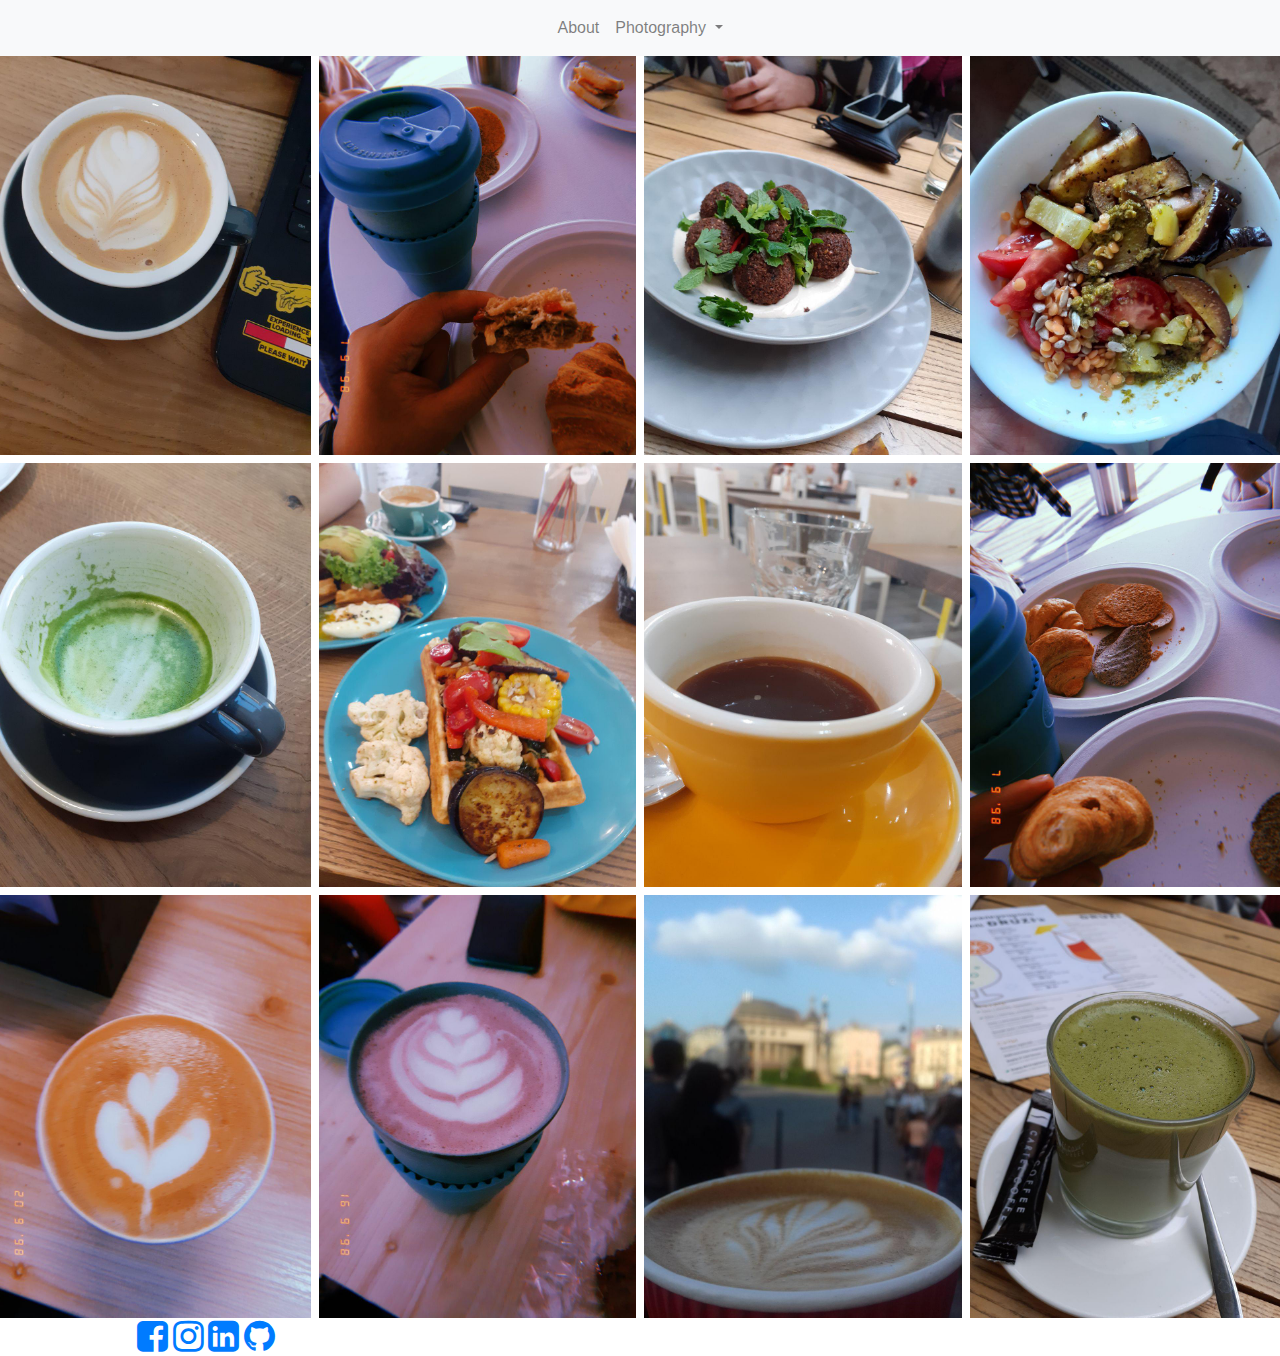
<file: drinks.html>
<!DOCTYPE html>
<html lang="en">
<head>
  <title>My Personal Website</title>
  <meta charset="utf-8">
  <meta name="viewport" content="width=device-width, initial-scale=1">
  <link rel="stylesheet" href="https://cdnjs.cloudflare.com/ajax/libs/font-awesome/4.7.0/css/font-awesome.min.css">
  <link rel="stylesheet" href="https://maxcdn.bootstrapcdn.com/bootstrap/4.3.1/css/bootstrap.min.css">
  <script src="https://ajax.googleapis.com/ajax/libs/jquery/3.4.1/jquery.min.js"></script>
  <script src="https://cdnjs.cloudflare.com/ajax/libs/popper.js/1.14.7/umd/popper.min.js"></script>
  <script src="https://maxcdn.bootstrapcdn.com/bootstrap/4.3.1/js/bootstrap.min.js"></script>
  <link rel="stylesheet" href="main.css">
</head>
<body>
  <nav class="navbar fixed-top navbar-expand-sm bg-light navbar-light">
    <!-- Brand -->

    <button class="navbar-toggler" type="button" data-toggle="collapse" data-target="#navbarNavDropdown" aria-controls="navbarNavDropdown" aria-expanded="false" aria-label="Toggle navigation">
        <span class="navbar-toggler-icon"></span>
      </button>
      <div class="collapse navbar-collapse" id="navbarNavDropdown">
    <!-- Links -->
    <ul class="navbar-nav mx-auto">
      <li class="nav-item">
        <a class="nav-link" href="index.html">About</a>
      </li>
      

      <!-- Dropdown -->
      <li class="nav-item dropdown">
        <a class="nav-link dropdown-toggle" href="#" id="navbardrop" data-toggle="dropdown">
          Photography
        </a>
        <div class="dropdown-menu">
          <a class="dropdown-item" href="landscape.html">Landscape</a>
          <a class="dropdown-item" href="drinks.html">Drinks</a>
          <a class="dropdown-item" href="people.html">People</a>
        </div>
      </li>
    </ul>
    </div>


  </nav>
  <br>
  <div class="row">
    <div class="column">


      <img src="drinks/photo1.jpg" style="width:100%">
      <img src="drinks/photo2.jpg" style="width:100%">
      <img src="drinks/photo3.jpg" style="width:100%">

    </div>
    <div class="column">
      <img src="drinks/photo4.jpg" style="width:100%">
      <img src="drinks/photo5.jpg" style="width:100%">
      <img src="drinks/photo6.jpg" style="width:100%">

    </div>
    <div class="column">
      <img src="drinks/photo7.jpg" style="width:100%">
      <img src="drinks/photo8.jpg" style="width:100%">
      <img src="drinks/photo14.jpg" style="width:100%">

    </div>
    <div class="column">
      <img src="drinks/photo10.jpg" style="width:100%">
      <img src="drinks/photo11.jpg" style="width:100%">
      <img src="drinks/photo12.jpg" style="width:100%">


    </div>
  </div>






<div class="row">
  <div class="col-sm-4 text-center">
  <a class="fa fa-facebook-square" style="font-size:36px" href = "https://www.facebook.com/profile.php?id=100004971463892" ></a>
    <a class="fa fa-instagram" style="font-size:36px" href="https://www.instagram.com/nadiapadalka/"></a>
    <a class="fa fa-linkedin-square" style="font-size:36px"href =""></a>
    <a class="fa fa-github" style="font-size:36px" href ="https://github.com/nadiapadalka"></a>

  </div></div>





<!--Instagram-->
</div>
</body>
</html>
</file>
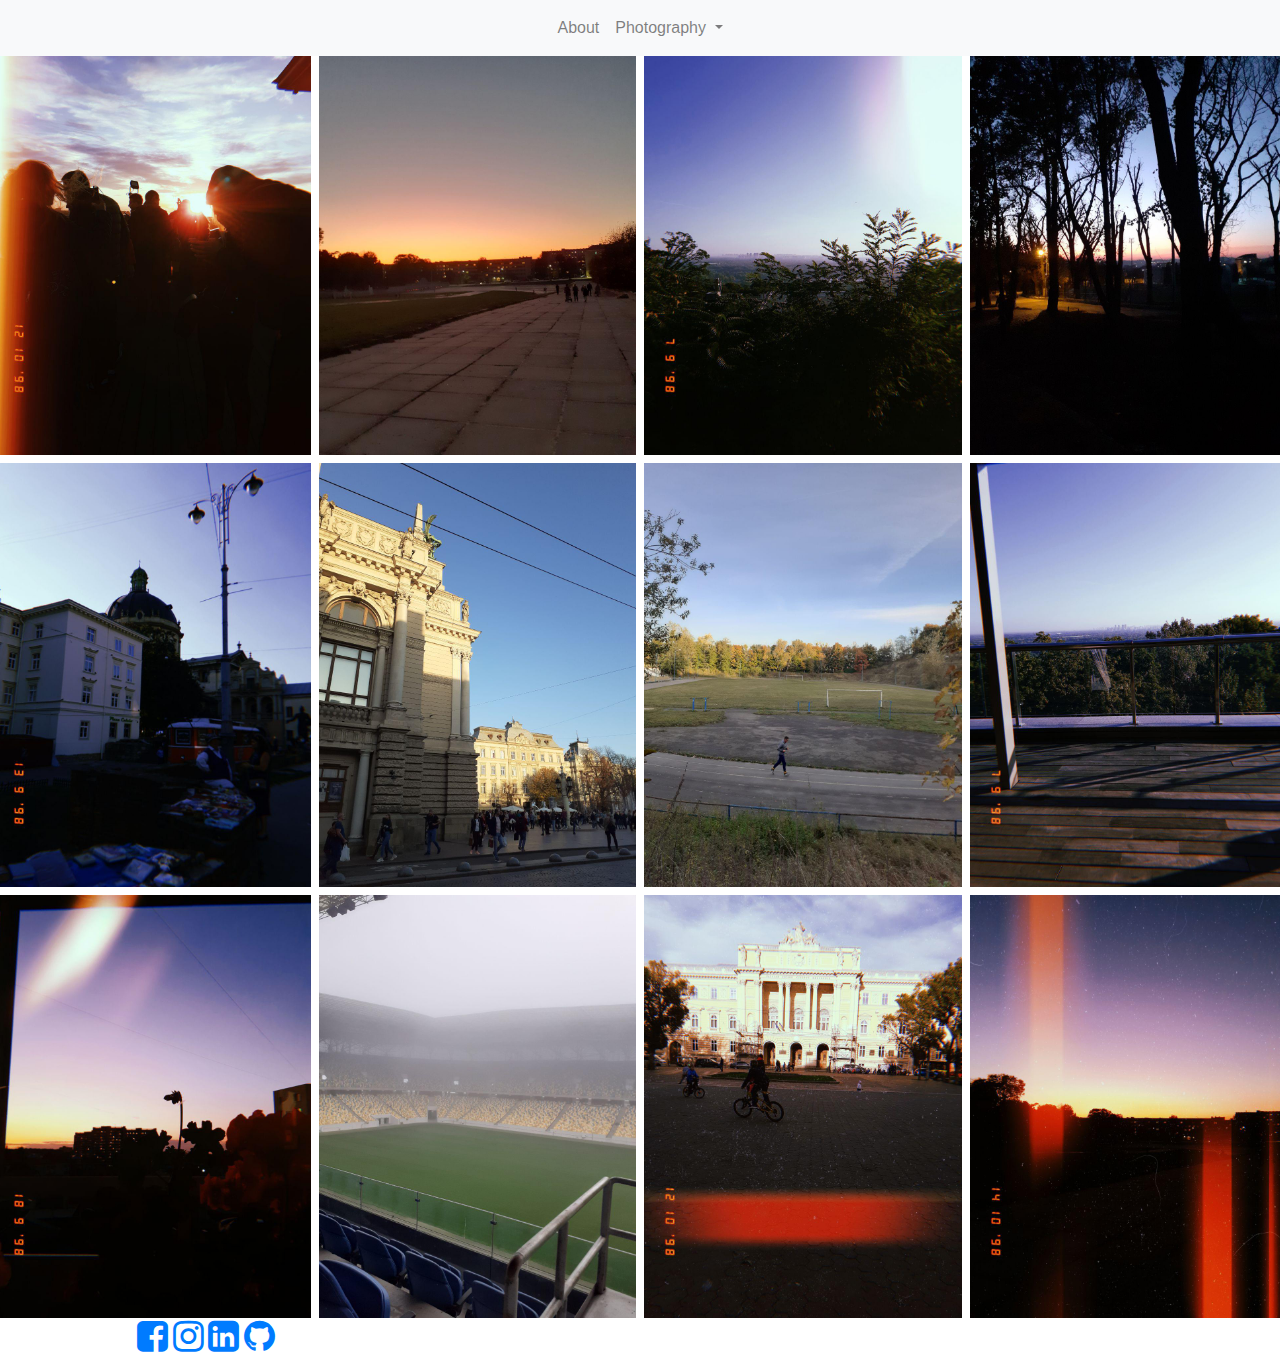
<file: landscape.html>
<!DOCTYPE html>
<html lang="en">
<head>
  <title>My Personal Website</title>
  <meta charset="utf-8">
  <meta name="viewport" content="width=device-width, initial-scale=1">
  <link rel="stylesheet" href="https://cdnjs.cloudflare.com/ajax/libs/font-awesome/4.7.0/css/font-awesome.min.css">
  <link rel="stylesheet" href="https://maxcdn.bootstrapcdn.com/bootstrap/4.3.1/css/bootstrap.min.css">
  <script src="https://ajax.googleapis.com/ajax/libs/jquery/3.4.1/jquery.min.js"></script>
  <script src="https://cdnjs.cloudflare.com/ajax/libs/popper.js/1.14.7/umd/popper.min.js"></script>
  <script src="https://maxcdn.bootstrapcdn.com/bootstrap/4.3.1/js/bootstrap.min.js"></script>
  <link rel="stylesheet" href="main.css">
</head>
<body>
  <nav class="navbar fixed-top navbar-expand-sm bg-light navbar-light">
    <!-- Brand -->

    <button class="navbar-toggler" type="button" data-toggle="collapse" data-target="#navbarNavDropdown" aria-controls="navbarNavDropdown" aria-expanded="false" aria-label="Toggle navigation">
        <span class="navbar-toggler-icon"></span>
      </button>
      <div class="collapse navbar-collapse" id="navbarNavDropdown">
    <!-- Links -->
    <ul class="navbar-nav mx-auto">
      <li class="nav-item">
        <a class="nav-link" href="index.html">About</a>
      </li>


      <!-- Dropdown -->
      <li class="nav-item dropdown">
        <a class="nav-link dropdown-toggle" href="#" id="navbardrop" data-toggle="dropdown">
          Photography
        </a>
        <div class="dropdown-menu">
          <a class="dropdown-item" href="landscape.html">Landscape</a>
          <a class="dropdown-item" href="drinks.html">Drinks</a>
          <a class="dropdown-item" href="people.html">People</a>
        </div>
      </li>
    </ul>
    </div>


  </nav>
  <br>
  <div class="row">
    <div class="column">
      <img src="Landsape/photo1.jpg" style="width:100%">
      <img src="Landsape/photo2.jpg" style="width:100%">
      <img src="Landsape/photo3.jpg" style="width:100%">

    </div>
    <div class="column">
      <img src="Landsape/photo4.jpg" style="width:100%">
      <img src="Landsape/photo5.jpg" style="width:100%">
      <img src="Landsape/photo6.jpg" style="width:100%">

    </div>
    <div class="column">
      <img src="Landsape/photo13.jpg" style="width:100%">
      <img src="Landsape/photo8.jpg" style="width:100%">
      <img src="Landsape/photo9.jpg" style="width:100%">

    </div>
    <div class="column">
      <img src="Landsape/photo10.jpg" style="width:100%">
      <img src="Landsape/photo11.jpg" style="width:100%">
      <img src="Landsape/photo12.jpg" style="width:100%">

    </div>
  </div>







<div class="row">
  <div class="col-sm-4 text-center">
  <a class="fa fa-facebook-square" style="font-size:36px" href = "https://www.facebook.com/profile.php?id=100004971463892" ></a>
    <a class="fa fa-instagram" style="font-size:36px" href="https://www.instagram.com/nadiapadalka/"></a>
    <a class="fa fa-linkedin-square" style="font-size:36px"href =""></a>
    <a class="fa fa-github" style="font-size:36px" href ="https://github.com/nadiapadalka"></a>

  </div></div>





<!--Instagram-->
</div>
</body>
</html>
</file>
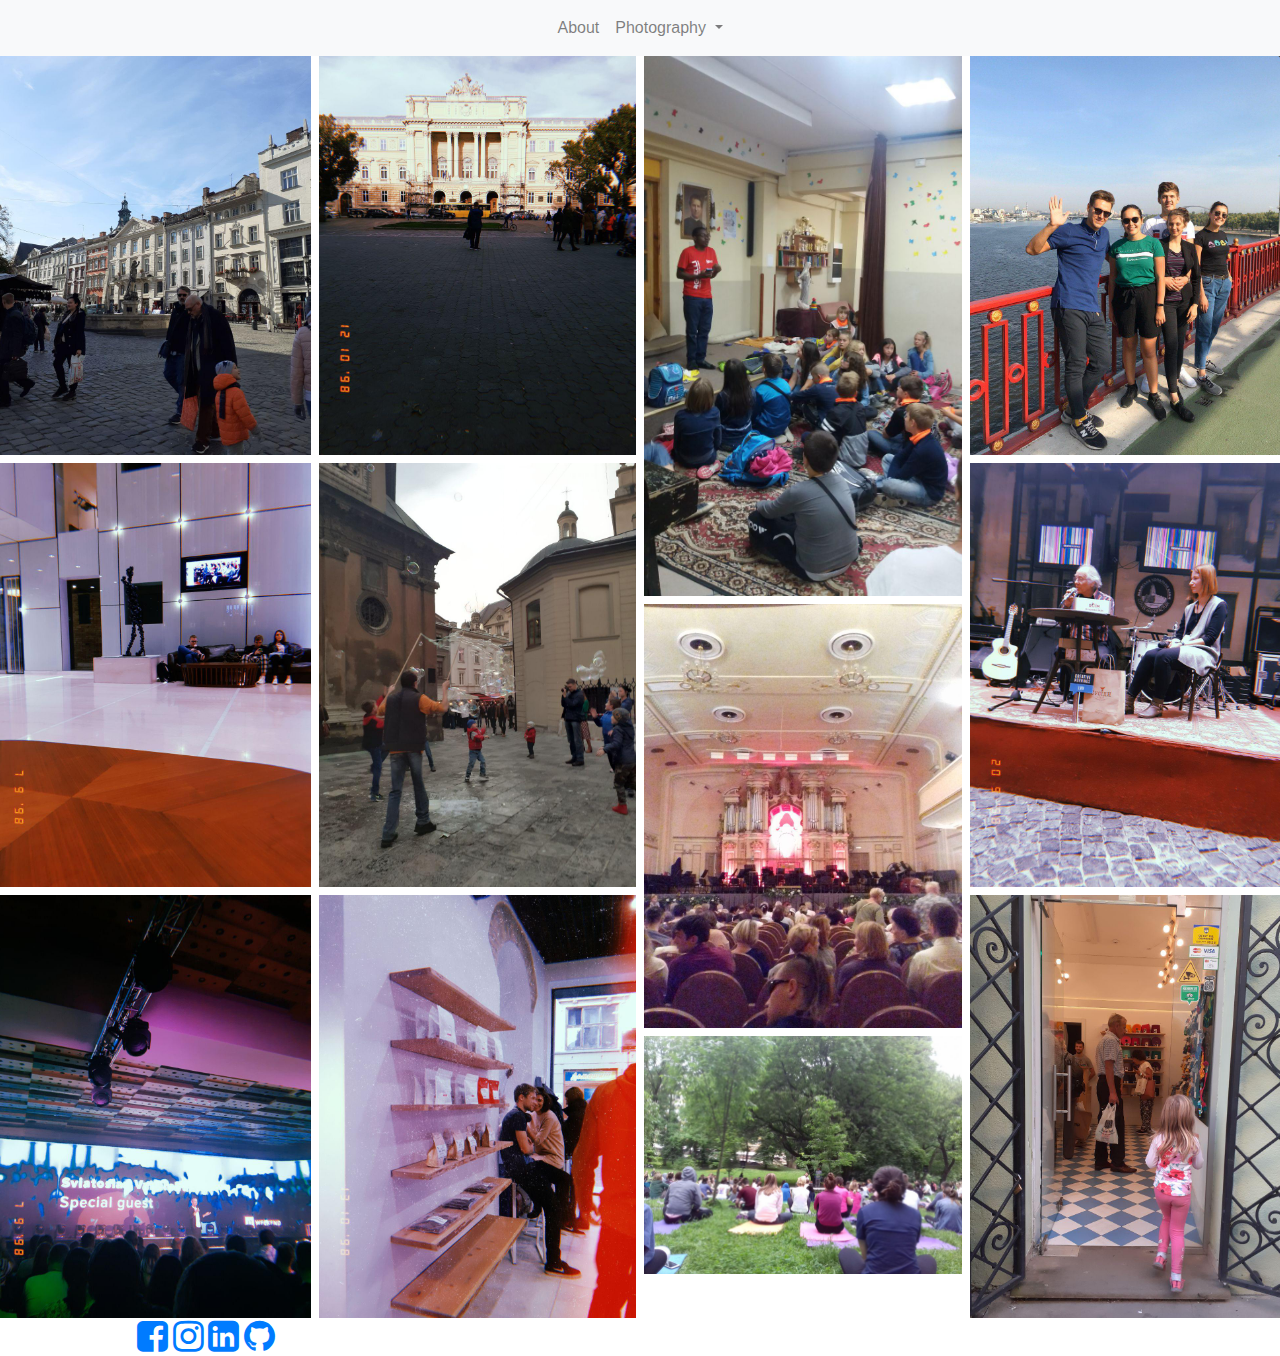
<file: people.html>
<!DOCTYPE html>
<html lang="en" dir="ltr">
  <head>
    <meta charset="utf-8">
    <title></title>
  </head>
  <body>

  </body>
</html>
<!DOCTYPE html>
<html lang="en">
<head>
  <title>My Personal Website</title>
  <meta charset="utf-8">
  <meta name="viewport" content="width=device-width, initial-scale=1">
  <link rel="stylesheet" href="https://cdnjs.cloudflare.com/ajax/libs/font-awesome/4.7.0/css/font-awesome.min.css">
  <link rel="stylesheet" href="https://maxcdn.bootstrapcdn.com/bootstrap/4.3.1/css/bootstrap.min.css">
  <script src="https://ajax.googleapis.com/ajax/libs/jquery/3.4.1/jquery.min.js"></script>
  <script src="https://cdnjs.cloudflare.com/ajax/libs/popper.js/1.14.7/umd/popper.min.js"></script>
  <script src="https://maxcdn.bootstrapcdn.com/bootstrap/4.3.1/js/bootstrap.min.js"></script>
  <link rel="stylesheet" href="main.css">
</head>
<body>
  <nav class="navbar fixed-top navbar-expand-sm bg-light navbar-light">
    <!-- Brand -->

    <button class="navbar-toggler" type="button" data-toggle="collapse" data-target="#navbarNavDropdown" aria-controls="navbarNavDropdown" aria-expanded="false" aria-label="Toggle navigation">
        <span class="navbar-toggler-icon"></span>
      </button>
      <div class="collapse navbar-collapse" id="navbarNavDropdown">
    <!-- Links -->
    <ul class="navbar-nav mx-auto">
      <li class="nav-item">
        <a class="nav-link" href="index.html">About</a>
      </li>


      <!-- Dropdown -->
      <li class="nav-item dropdown">
        <a class="nav-link dropdown-toggle"  id="navbardrop" data-toggle="dropdown">
          Photography
        </a>
        <div class="dropdown-menu">
          <a class="dropdown-item" href="landscape.html">Landscape</a>
          <a class="dropdown-item" href="drinks.html">Drinks</a>
          <a class="dropdown-item" href="people.html">People</a>
        </div>
      </li>
    </ul>
    </div>


  </nav>
  <br>


  <div class="row">
    <div class="column">

      <img src="People/photo1.jpg" style="width:100%">
      <img src="People/photo2.jpg" style="width:100%">
      <img src="People/photo3.jpg" style="width:100%">

    </div>
    <div class="column">
      <img src="People/photo4.jpg" style="width:100%">
      <img src="People/photo5.jpg" style="width:100%">
      <img src="People/photo6.jpg" style="width:100%">

    </div>
    <div class="column">
      <img src="People/photo7.jpg" style="width:100%">
      <img src="People/photo8.jpg" style="width:100%">
      <img src="People/photo9.jpg" style="width:100%">

    </div>
    <div class="column">
      <img src="People/photo10.jpg" style="width:100%">
      <img src="People/photo11.jpg" style="width:100%">
      <img src="People/photo12.jpg" style="width:100%">

      </div>
    </div>

<div class="row">
  <div class="col-sm-4 text-center">
  <a class="fa fa-facebook-square" style="font-size:36px" href = "https://www.facebook.com/profile.php?id=100004971463892" ></a>
    <a class="fa fa-instagram" style="font-size:36px" href="https://www.instagram.com/nadiapadalka/"></a>
    <a class="fa fa-linkedin-square" style="font-size:36px"href =""></a>
    <a class="fa fa-github" style="font-size:36px" href ="https://github.com/nadiapadalka"></a>

  </div></div>
<!--Instagram-->
</div>
</body>
</html>
</file>
<file: main.css>
img.main_img{

  height:60%;
  width:60%;
  border-radius: 50%;
}

div.home{
  margin-top: 100px;
}
i{
  font-size:36px;
}
* {
  box-sizing: border-box;
}

body {
  margin: 0;
  font-family: Arial;
}

.header {
  text-align: center;
  padding: 32px;
}

.row {
  display: -ms-flexbox; /* IE10 */
  display: flex;
  -ms-flex-wrap: wrap; /* IE10 */
  flex-wrap: wrap;
  padding: 0 4px;
}

/* Create four equal columns that sits next to each other */
.column {
  -ms-flex: 25%; /* IE10 */
  flex: 25%;
  max-width: 25%;
  padding: 0 4px;
}

.column img {
  margin-top: 8px;
  vertical-align: middle;
  width: 100%;
}
.carousel_img{
  height:10%;
  width:30%;
}
/* Responsive layout - makes a two column-layout instead of four columns */
@media screen and (max-width: 800px) {
  .column {
    -ms-flex: 50%;
    flex: 50%;
    max-width: 50%;
  }
}

/* Responsive layout - makes the two columns stack on top of each other instead of next to each other */
@media screen and (max-width: 600px) {
  .column {
    -ms-flex: 100%;
    flex: 100%;
    max-width: 100%;
  }
}
.col {
  float: left;
  width: 33.33%;
  padding: 10px;
  height: 300px; /* Should be removed. Only for demonstration */
}
.col p{font-family: "Courier New", Times, monospace;}
.col h1{font-family: "Lucida Console", Times, monospace;}

/* Clear floats after the columns */
.row_main:after {
  content: "";
  display: table;
  clear: both;
}

/* Responsive layout - makes the three columns stack on top of each other instead of next to each other */
@media screen and (max-width: 600px) {
  .col {
    width: 100%;
  }
</file>
